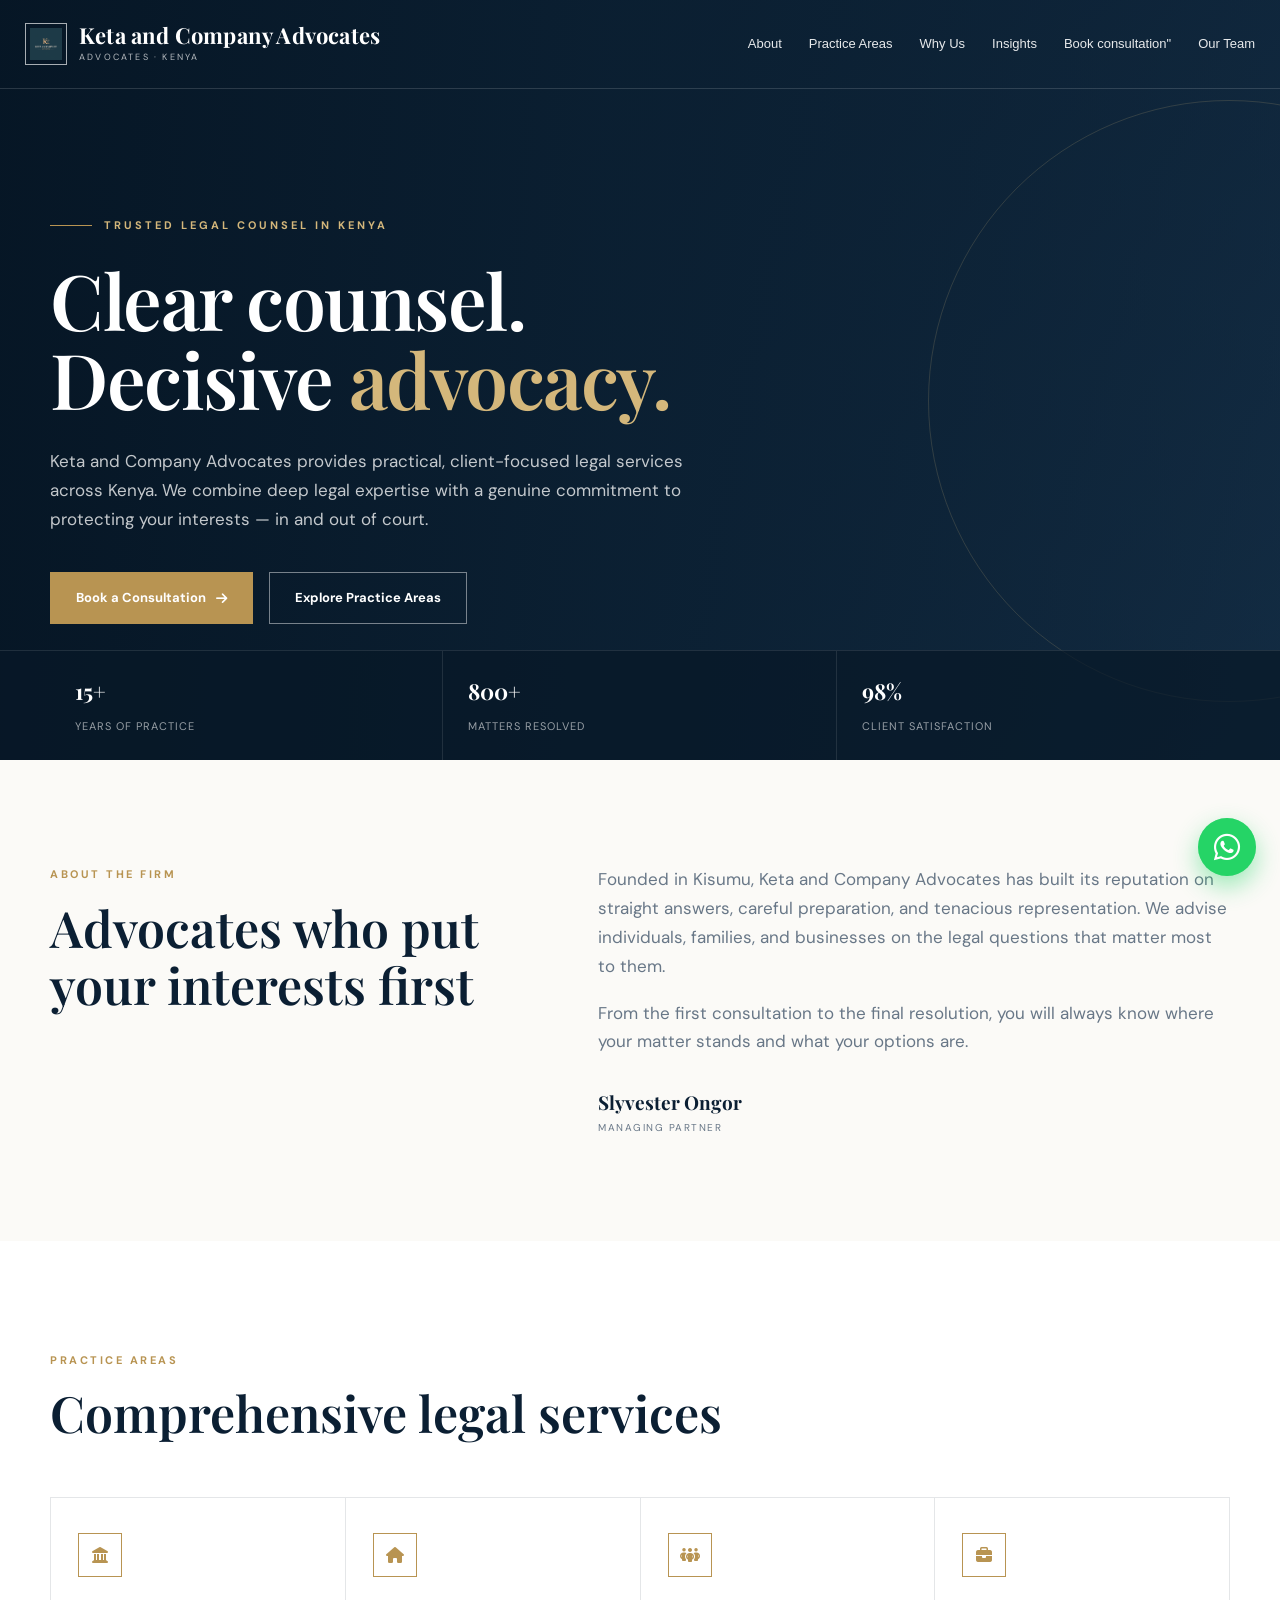
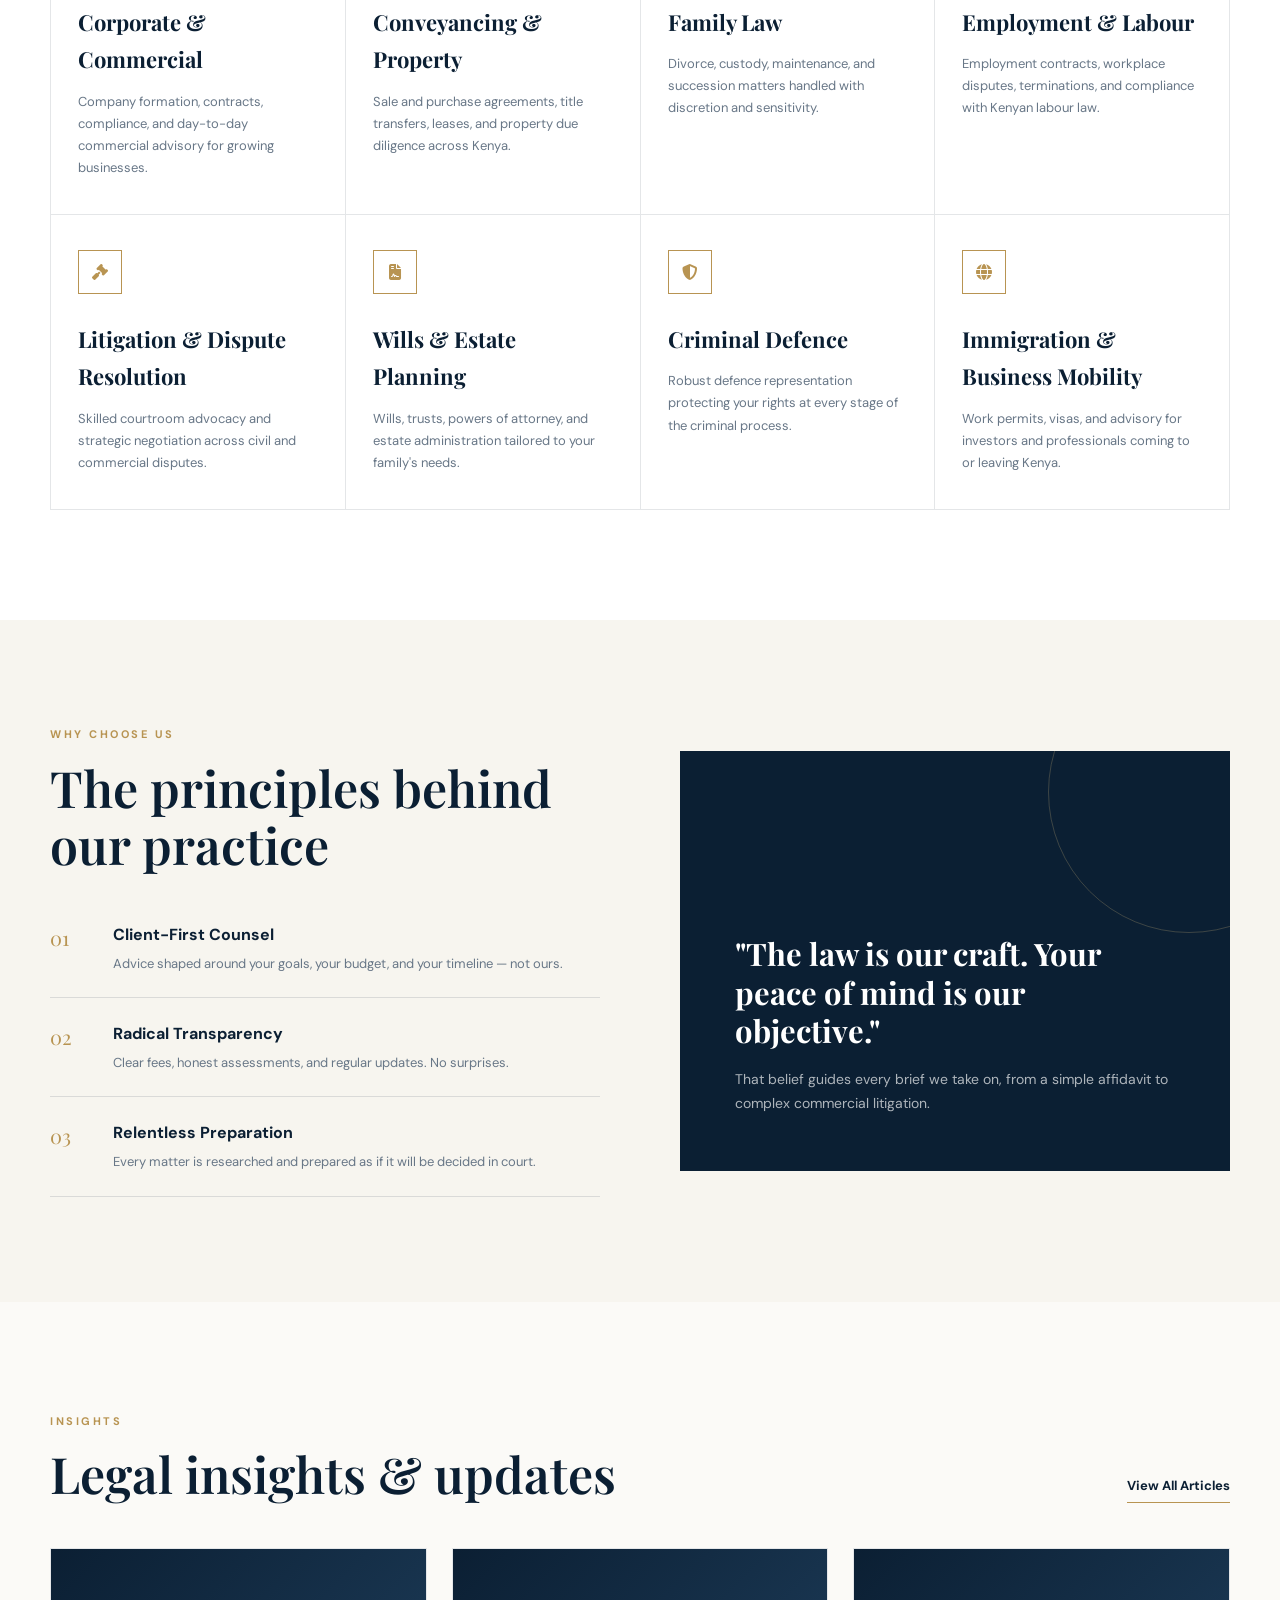
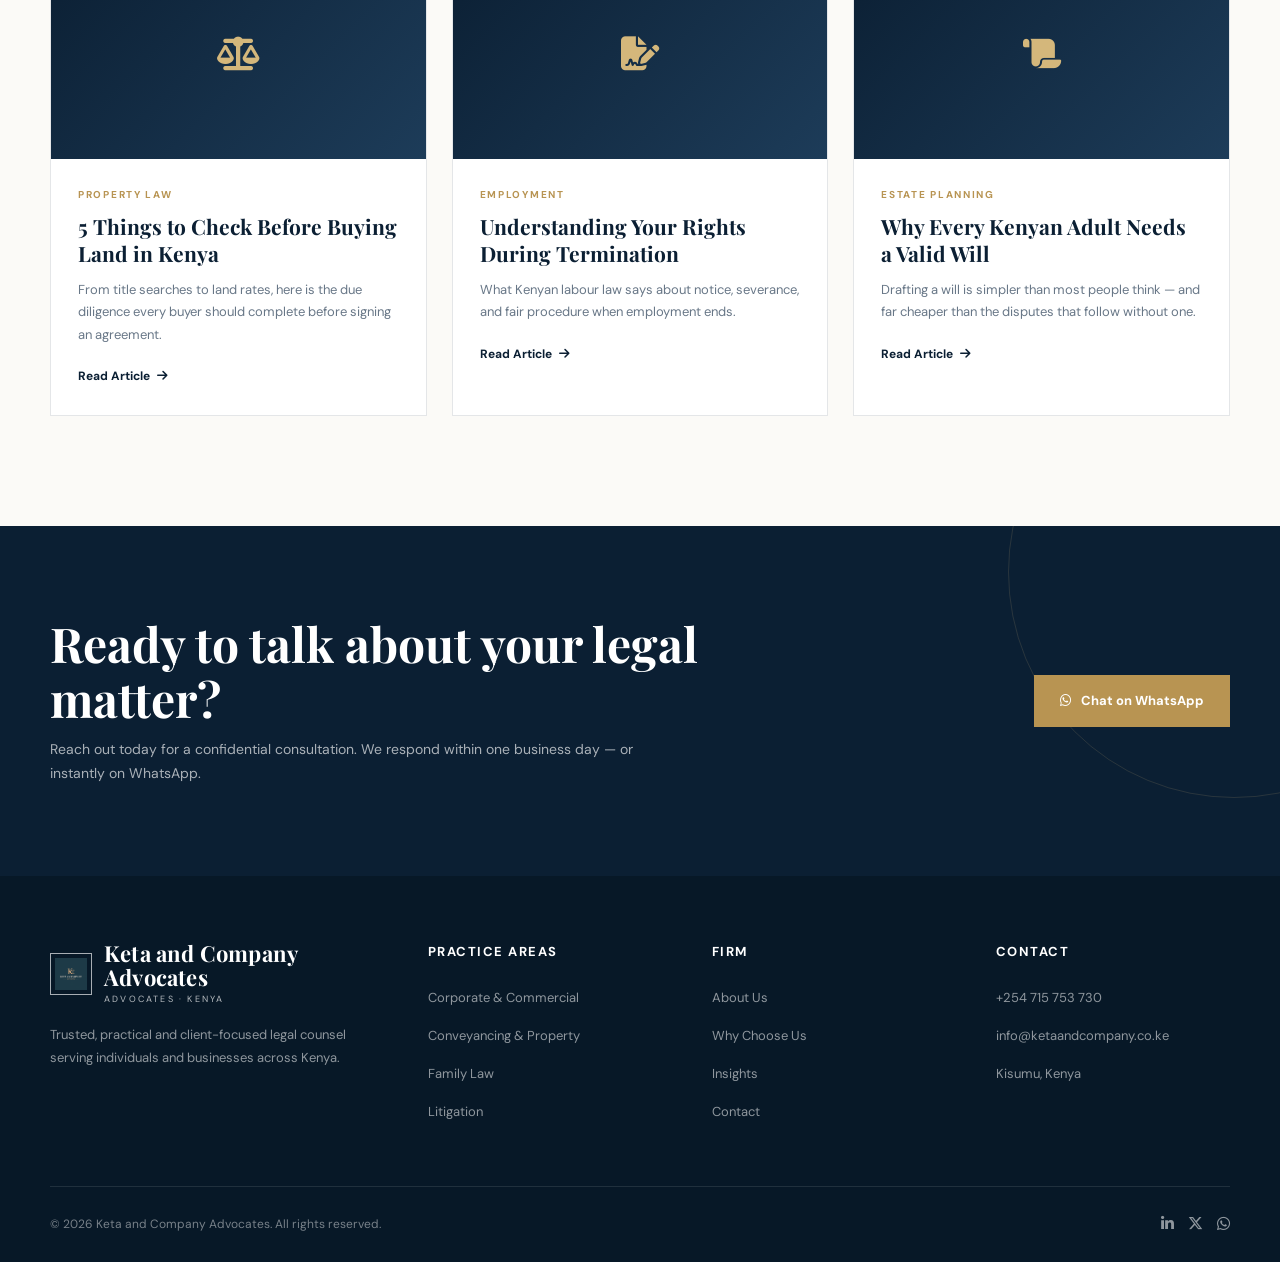
<file: index.html>
<!DOCTYPE html>
<html lang="en">
<head>
<meta charset="UTF-8">
<meta name="viewport" content="width=device-width, initial-scale=1.0">

<title>Keta and Company Advocates | Trusted Legal Counsel in Kenya</title>

<meta name="description" content="Keta and Company Advocates provides trusted, practical and client-focused legal services in Kenya. Explore our practice areas and book a consultation.">

<link rel="preconnect" href="https://fonts.googleapis.com">
<link rel="preconnect" href="https://fonts.gstatic.com" crossorigin>
<link href="https://fonts.googleapis.com/css2?family=DM+Sans:wght@400;500;600;700&family=Playfair+Display:wght@500;600;700&display=swap" rel="stylesheet">

<link rel="stylesheet" href="https://cdnjs.cloudflare.com/ajax/libs/font-awesome/6.5.1/css/all.min.css">

<style>

/* =========================================================
   KETA AND COMPANY ADVOCATES — INTERNATIONAL LAW FIRM HOMEPAGE
   ========================================================= */

:root{
    --navy:#0b1f33;
    --navy-2:#132d46;
    --navy-3:#1d3c59;
    --gold:#b89452;
    --gold-light:#d4b77b;
    --cream:#f7f5ef;
    --off-white:#fbfaf7;
    --white:#ffffff;
    --text:#263746;
    --muted:#687787;
    --border:#e4e6e8;
    --shadow:0 15px 45px rgba(11,31,51,.09);
    --max:1180px;
}

*{
    margin:0;
    padding:0;
    box-sizing:border-box;
}

html{
    scroll-behavior:smooth;
}

body{
    font-family:"DM Sans",Arial,sans-serif;
    color:var(--text);
    background:var(--white);
    line-height:1.7;
}

img{
    max-width:100%;
    display:block;
}

a{
    color:inherit;
}

.container{
    width:min(var(--max), calc(100% - 40px));
    margin:auto;
}


/* =========================================================
   HEADER
   ========================================================= */

.site-header{
    position:absolute;
    top:0;
    left:0;
    width:100%;
    z-index:1000;
    border-bottom:1px solid rgba(255,255,255,.14);
}

.navbar{
    width:min(1240px, calc(100% - 50px));
    margin:auto;
    min-height:88px;
    display:flex;
    align-items:center;
    justify-content:space-between;
    gap:30px;
}

.logo{
    text-decoration:none;
    color:white;
    display:flex;
    align-items:center;
    gap:12px;
}

/* --- Logo image, framed like the classic crest --- */
.logo-mark{
    width:42px;
    height:42px;
    border:1px solid rgba(255,255,255,.65);
    display:flex;
    align-items:center;
    justify-content:center;
    overflow:hidden;
    flex-shrink:0;
}

.logo-mark img{
    width:100%;
    height:100%;
    object-fit:contain;
    padding:4px;
}

/* Fallback: if the image is missing, show the classic scale icon */
.logo-mark img[src=""],
.logo-mark img:not([src]){
    display:none;
}

.logo-text strong{
    display:block;
    font-family:"Playfair Display",serif;
    font-size:22px;
    line-height:1.1;
    letter-spacing:.2px;
}

.logo-text span{
    display:block;
    font-size:9px;
    letter-spacing:2.2px;
    text-transform:uppercase;
    opacity:.7;
    margin-top:3px;
}

.nav-links{
    display:flex;
    align-items:center;
    gap:27px;
    
}

.nav-links a{
    color:rgba(255,255,255,.9);
    text-decoration:none;
    font-size:50px;
    font-weight:500;
    transition:.25s ease;
    font-size:13px;
    font-family:"Oswald",sans-serif;

}

.nav-links a:hover{
    color:var(--gold-light);
}

.nav-consult{
    padding:11px 18px;
    border:1px solid rgba(255,255,255,.45);
}

.nav-consult:hover{
    background:white;
    color:var(--navy)!important;
}

.mobile-menu{
    display:none;
    color:white;
    background:none;
    border:0;
    font-size:22px;
    cursor:pointer;
}


/* =========================================================
   HERO
   ========================================================= */

.hero{
    min-height:760px;
    position:relative;
    display:flex;
    align-items:center;
    overflow:hidden;
    background:
        linear-gradient(90deg,
        rgba(6,22,37,.97) 0%,
        rgba(10,30,48,.91) 48%,
        rgba(10,30,48,.55) 100%),
        linear-gradient(135deg,#0b1f33,#1d3c59);
}

.hero::after{
    content:"";
    position:absolute;
    width:600px;
    height:600px;
    right:-250px;
    top:100px;
    border:1px solid rgba(212,183,123,.18);
    border-radius:50%;
}

.hero-content{
    position:relative;
    z-index:2;
    width:min(var(--max),calc(100% - 40px));
    margin:auto;
    padding-top:80px;
}

.hero-kicker{
    display:flex;
    align-items:center;
    gap:12px;
    color:var(--gold-light);
    text-transform:uppercase;
    letter-spacing:3px;
    font-size:11px;
    font-weight:700;
    margin-bottom:25px;
}

.hero-kicker::before{
    content:"";
    width:42px;
    height:1px;
    background:var(--gold);
}

.hero h1{
    max-width:760px;
    color:white;
    font-family:"Playfair Display",serif;
    font-size:clamp(48px,6vw,78px);
    line-height:1.04;
    font-weight:600;
    letter-spacing:-1.5px;
}

.hero h1 span{
    color:var(--gold-light);
}

.hero-description{
    max-width:650px;
    color:rgba(255,255,255,.76);
    font-size:17px;
    margin-top:28px;
}

.hero-actions{
    display:flex;
    gap:16px;
    margin-top:38px;
}

.btn-primary,
.btn-outline{
    display:inline-flex;
    align-items:center;
    justify-content:center;
    gap:10px;
    padding:14px 25px;
    text-decoration:none;
    font-size:13px;
    font-weight:700;
    transition:.25s ease;
}

.btn-primary{
    background:var(--gold);
    color:white;
    border:1px solid var(--gold);
}

.btn-primary:hover{
    background:var(--gold-light);
    border-color:var(--gold-light);
    transform:translateY(-2px);
}

.btn-outline{
    color:white;
    border:1px solid rgba(255,255,255,.45);
}

.btn-outline:hover{
    background:white;
    color:var(--navy);
}

.hero-bottom{
    position:absolute;
    bottom:0;
    left:0;
    width:100%;
    z-index:3;
    background:rgba(7,24,40,.72);
    border-top:1px solid rgba(255,255,255,.1);
}

.hero-metrics{
    width:min(var(--max),calc(100% - 40px));
    margin:auto;
    display:grid;
    grid-template-columns:repeat(3,1fr);
}

.metric{
    padding:22px 25px;
    border-right:1px solid rgba(255,255,255,.1);
}

.metric:last-child{
    border-right:0;
}

.metric strong{
    display:block;
    color:white;
    font-family:"Playfair Display",serif;
    font-size:22px;
}

.metric span{
    color:rgba(255,255,255,.58);
    font-size:11px;
    text-transform:uppercase;
    letter-spacing:1px;
}


/* =========================================================
   INTRO
   ========================================================= */

.intro{
    padding:105px 0;
    background:var(--off-white);
}

.intro-grid{
    display:grid;
    grid-template-columns:1fr 1.35fr;
    gap:80px;
    align-items:start;
}

.eyebrow{
    color:var(--gold);
    font-size:11px;
    font-weight:700;
    letter-spacing:2.5px;
    text-transform:uppercase;
    margin-bottom:15px;
}

.section-title{
    font-family:"Playfair Display",serif;
    color:var(--navy);
    font-size:clamp(34px,4vw,50px);
    line-height:1.15;
    font-weight:600;
}

.intro-copy{
    font-size:17px;
    color:var(--muted);
    max-width:690px;
}

.intro-copy p + p{
    margin-top:18px;
}

.signature{
    margin-top:30px;
    color:var(--navy);
    font-family:"Playfair Display",serif;
    font-size:19px;
}

.signature small{
    display:block;
    font-family:"DM Sans",sans-serif;
    font-size:10px;
    color:var(--muted);
    text-transform:uppercase;
    letter-spacing:1.5px;
}


/* =========================================================
   PRACTICE AREAS
   ========================================================= */

.practice{
    padding:110px 0;
    background:white;
}

.section-heading{
    max-width:700px;
    margin-bottom:55px;
}

.practice-grid{
    display:grid;
    grid-template-columns:repeat(4,1fr);
    border-top:1px solid var(--border);
    border-left:1px solid var(--border);
}

.practice-card{
    padding:35px 27px;
    min-height:280px;
    border-right:1px solid var(--border);
    border-bottom:1px solid var(--border);
    transition:.3s ease;
}

.practice-card:hover{
    background:var(--navy);
    transform:translateY(-4px);
    box-shadow:var(--shadow);
}

.practice-icon{
    width:44px;
    height:44px;
    display:flex;
    align-items:center;
    justify-content:center;
    color:var(--gold);
    border:1px solid var(--gold);
    margin-bottom:27px;
}

.practice-card h3{
    color:var(--navy);
    font-family:"Playfair Display",serif;
    font-size:22px;
    margin-bottom:12px;
}

.practice-card p{
    color:var(--muted);
    font-size:13px;
}

.practice-card:hover h3{
    color:white;
}

.practice-card:hover p{
    color:rgba(255,255,255,.68);
}


/* =========================================================
   VALUES
   ========================================================= */

.values{
    padding:105px 0;
    background:var(--cream);
}

.values-grid{
    display:grid;
    grid-template-columns:1fr 1fr;
    gap:80px;
    align-items:center;
}

.values-list{
    display:grid;
    gap:0;
    margin-top:25px;
}

.value{
    display:grid;
    grid-template-columns:45px 1fr;
    gap:18px;
    padding:22px 0;
    border-bottom:1px solid rgba(11,31,51,.12);
}

.value-number{
    color:var(--gold);
    font-family:"Playfair Display",serif;
    font-size:20px;
}

.value h3{
    color:var(--navy);
    font-size:16px;
    margin-bottom:5px;
}

.value p{
    color:var(--muted);
    font-size:13px;
}

.values-panel{
    background:var(--navy);
    padding:55px;
    min-height:420px;
    display:flex;
    flex-direction:column;
    justify-content:flex-end;
    position:relative;
    overflow:hidden;
}

.values-panel::before{
    content:"";
    position:absolute;
    width:280px;
    height:280px;
    border:1px solid rgba(212,183,123,.25);
    border-radius:50%;
    right:-100px;
    top:-100px;
}

.values-panel h3{
    position:relative;
    color:white;
    font-family:"Playfair Display",serif;
    font-size:31px;
    line-height:1.25;
    margin-bottom:18px;
}

.values-panel p{
    position:relative;
    color:rgba(255,255,255,.67);
    font-size:14px;
}


/* =========================================================
   BLOG
   ========================================================= */

.blog-section{
    padding:110px 0;
    background:var(--off-white);
}

.blog-header{
    display:flex;
    justify-content:space-between;
    align-items:end;
    gap:30px;
    margin-bottom:45px;
}

.blog-header-copy{
    max-width:650px;
}

.view-all{
    color:var(--navy);
    font-size:13px;
    font-weight:700;
    text-decoration:none;
    white-space:nowrap;
    border-bottom:1px solid var(--gold);
    padding-bottom:5px;
}

.blog-grid{
    display:grid;
    grid-template-columns:repeat(3,1fr);
    gap:25px;
}

.blog-card{
    background:white;
    border:1px solid var(--border);
    transition:.3s ease;
}

.blog-card:hover{
    transform:translateY(-5px);
    box-shadow:var(--shadow);
}

.blog-image{
    width:100%;
    height:210px;
    object-fit:cover;
    background:var(--navy);
}

.blog-placeholder{
    height:210px;
    background:linear-gradient(135deg,var(--navy),var(--navy-3));
    display:flex;
    align-items:center;
    justify-content:center;
    color:var(--gold-light);
    font-size:34px;
}

.blog-body{
    padding:27px;
}

.blog-category{
    color:var(--gold);
    font-size:10px;
    font-weight:700;
    letter-spacing:1.7px;
    text-transform:uppercase;
}

.blog-body h3{
    color:var(--navy);
    font-family:"Playfair Display",serif;
    font-size:21px;
    line-height:1.3;
    margin:10px 0 12px;
}

.blog-body p{
    color:var(--muted);
    font-size:13px;
    line-height:1.7;
}

.blog-link{
    display:inline-flex;
    align-items:center;
    gap:7px;
    margin-top:20px;
    color:var(--navy);
    text-decoration:none;
    font-size:12px;
    font-weight:700;
}

.blog-link:hover{
    color:var(--gold);
}

.empty-blog{
    grid-column:1/-1;
    text-align:center;
    padding:40px;
    color:var(--muted);
}


/* =========================================================
   CONSULTATION CTA
   ========================================================= */

.cta{
    background:var(--navy);
    padding:90px 0;
    position:relative;
    overflow:hidden;
}

.cta::after{
    content:"";
    position:absolute;
    width:450px;
    height:450px;
    border:1px solid rgba(212,183,123,.15);
    border-radius:50%;
    right:-180px;
    top:-180px;
}

.cta-content{
    position:relative;
    z-index:2;
    display:flex;
    justify-content:space-between;
    align-items:center;
    gap:50px;
}

.cta h2{
    color:white;
    font-family:"Playfair Display",serif;
    font-size:clamp(34px,4vw,48px);
    line-height:1.15;
    max-width:650px;
}

.cta p{
    color:rgba(255,255,255,.65);
    margin-top:12px;
    max-width:600px;
    font-size:14px;
}

.cta-action{
    flex-shrink:0;
}


/* =========================================================
   FOOTER
   ========================================================= */

.footer{
    background:#071827;
    color:white;
    padding:65px 0 25px;
}

.footer-grid{
    display:grid;
    grid-template-columns:1.4fr 1fr 1fr 1fr;
    gap:50px;
    padding-bottom:50px;
    border-bottom:1px solid rgba(255,255,255,.1);
}

.footer-brand p{
    color:rgba(255,255,255,.55);
    font-size:13px;
    max-width:320px;
    margin-top:17px;
}

.footer-col h4{
    color:white;
    font-size:13px;
    font-weight:700;
    text-transform:uppercase;
    letter-spacing:1.5px;
    margin-bottom:20px;
}

.footer-col ul{
    list-style:none;
}

.footer-col ul li{
    margin-bottom:11px;
}

.footer-col ul a{
    color:rgba(255,255,255,.55);
    text-decoration:none;
    font-size:13px;
    transition:.25s ease;
}

.footer-col ul a:hover{
    color:var(--gold-light);
}

.footer-bottom{
    display:flex;
    justify-content:space-between;
    align-items:center;
    gap:20px;
    padding-top:25px;
    color:rgba(255,255,255,.45);
    font-size:12px;
}

.footer-social{
    display:flex;
    gap:14px;
}

.footer-social a{
    color:rgba(255,255,255,.55);
    font-size:15px;
    transition:.25s ease;
}

.footer-social a:hover{
    color:var(--gold-light);
}


/* =========================================================
   WHATSAPP FLOATING BUTTON
   ========================================================= */

.whatsapp-float{
    position:fixed;
    bottom:24px;
    right:24px;
    z-index:9999;
    width:58px;
    height:58px;
    border-radius:50%;
    background:#25d366;
    color:#fff;
    display:flex;
    align-items:center;
    justify-content:center;
    font-size:30px;
    text-decoration:none;
    box-shadow:0 10px 25px rgba(37,211,102,.45);
    transition:transform .25s ease, box-shadow .25s ease;
}

.whatsapp-float:hover{
    transform:translateY(-3px) scale(1.05);
    box-shadow:0 15px 32px rgba(37,211,102,.55);
    color:#fff;
}

.whatsapp-float::after{
    content:"";
    position:absolute;
    inset:0;
    border-radius:50%;
    background:#25d366;
    opacity:.35;
    animation:wa-pulse 2.2s ease-out infinite;
    z-index:-1;
}

@keyframes wa-pulse{
    0%{transform:scale(1);opacity:.35;}
    70%{transform:scale(1.55);opacity:0;}
    100%{transform:scale(1.55);opacity:0;}
}


/* =========================================================
   RESPONSIVE
   ========================================================= */

@media(max-width:1024px){
    .practice-grid{grid-template-columns:repeat(2,1fr);}
    .blog-grid{grid-template-columns:1fr 1fr;}
    .values-grid{grid-template-columns:1fr;}
    .intro-grid{grid-template-columns:1fr;gap:45px;}
}

@media(max-width:768px){
    .nav-links{display:none;}
    .mobile-menu{display:block;}
    .hero{min-height:640px;}
    .hero-metrics{grid-template-columns:1fr;}
    .metric{border-right:0;border-bottom:1px solid rgba(255,255,255,.1);}
    .metric:last-child{border-bottom:0;}
    .cta-content{flex-direction:column;align-items:flex-start;}
    .blog-grid{grid-template-columns:1fr;}
    .blog-header{flex-direction:column;align-items:flex-start;}
    .footer-grid{grid-template-columns:1fr;gap:35px;}
    .footer-bottom{flex-direction:column;text-align:center;}
}

@media(max-width:560px){
    .practice-grid{grid-template-columns:1fr;}
    .whatsapp-float{width:52px;height:52px;font-size:26px;bottom:18px;right:18px;}
}

</style>
<base target="_blank">
</head>
<body>

<!-- =========================================================
     HEADER
     ========================================================= -->
<header class="site-header">
    <nav class="navbar">
        <a href="#" class="logo">
            <span class="logo-mark">
                <img src="images/website-logo.png" alt="Keta and Company Advocates Logo"
                     onerror="this.outerHTML='<i class=\'fa-solid fa-scale-balanced\' style=\'color:#fff;font-size:18px\'></i>'">
            </span>
            <span class="logo-text">
                <strong>Keta and Company Advocates</strong>
                <span>Advocates &middot; Kenya</span>
            </span>
        </a>
        <div class="nav-links">
            <a href="#about">About</a>
            <a href="#practice">Practice Areas</a>
            <a href="#values">Why Us</a>
            <a href="#insights">Insights</a>
            <a href="contact.html">Book consultation"</a>
            <a href="team.html">Our Team</a>
        
        </div>
        <button class="mobile-menu" aria-label="Open menu"><i class="fa-solid fa-bars"></i></button>
    </nav>
</header>

<!-- =========================================================
     HERO
     ========================================================= -->
<section class="hero">
    <div class="hero-content">
        <div class="hero-kicker">Trusted Legal Counsel in Kenya</div>
        <h1>Clear counsel.<br>Decisive <span>advocacy.</span></h1>
        <p class="hero-description">
            Keta and Company Advocates provides practical, client-focused legal services
            across Kenya. We combine deep legal expertise with a genuine
            commitment to protecting your interests — in and out of court.
        </p>
        <div class="hero-actions">
            <a href="#contact" class="btn-primary">Book a Consultation <i class="fa-solid fa-arrow-right"></i></a>
            <a href="#practice" class="btn-outline">Explore Practice Areas</a>
        </div>
    </div>
    <div class="hero-bottom">
        <div class="hero-metrics">
            <div class="metric">
                <strong>15+</strong>
                <span>Years of Practice</span>
            </div>
            <div class="metric">
                <strong>800+</strong>
                <span>Matters Resolved</span>
            </div>
            <div class="metric">
                <strong>98%</strong>
                <span>Client Satisfaction</span>
            </div>
        </div>
    </div>
</section>

<!-- =========================================================
     INTRO
     ========================================================= -->
<section class="intro" id="about">
    <div class="container">
        <div class="intro-grid">
            <div>
                <div class="eyebrow">About the Firm</div>
                <h2 class="section-title">Advocates who put your interests first</h2>
            </div>
            <div class="intro-copy">
                <p>
                    Founded in Kisumu, Keta and Company Advocates has built its reputation
                    on straight answers, careful preparation, and tenacious
                    representation. We advise individuals, families, and businesses
                    on the legal questions that matter most to them.
                </p>
                <p>
                    From the first consultation to the final resolution, you will
                    always know where your matter stands and what your options are.
                </p>
                <div class="signature">
                    <strong>Slyvester Ongor</strong>
                    <small>Managing Partner</small>
                </div>
            </div>
        </div>
    </div>
</section>

<!-- =========================================================
     PRACTICE AREAS
     ========================================================= -->
<section class="practice" id="practice">
    <div class="container">
        <div class="section-heading">
            <div class="eyebrow">Practice Areas</div>
            <h2 class="section-title">Comprehensive legal services</h2>
        </div>
        <div class="practice-grid">
            <div class="practice-card">
                <div class="practice-icon"><i class="fa-solid fa-landmark"></i></div>
                <h3>Corporate &amp; Commercial</h3>
                <p>Company formation, contracts, compliance, and day-to-day commercial advisory for growing businesses.</p>
            </div>
            <div class="practice-card">
                <div class="practice-icon"><i class="fa-solid fa-house"></i></div>
                <h3>Conveyancing &amp; Property</h3>
                <p>Sale and purchase agreements, title transfers, leases, and property due diligence across Kenya.</p>
            </div>
            <div class="practice-card">
                <div class="practice-icon"><i class="fa-solid fa-people-group"></i></div>
                <h3>Family Law</h3>
                <p>Divorce, custody, maintenance, and succession matters handled with discretion and sensitivity.</p>
            </div>
            <div class="practice-card">
                <div class="practice-icon"><i class="fa-solid fa-briefcase"></i></div>
                <h3>Employment &amp; Labour</h3>
                <p>Employment contracts, workplace disputes, terminations, and compliance with Kenyan labour law.</p>
            </div>
            <div class="practice-card">
                <div class="practice-icon"><i class="fa-solid fa-gavel"></i></div>
                <h3>Litigation &amp; Dispute Resolution</h3>
                <p>Skilled courtroom advocacy and strategic negotiation across civil and commercial disputes.</p>
            </div>
            <div class="practice-card">
                <div class="practice-icon"><i class="fa-solid fa-file-contract"></i></div>
                <h3>Wills &amp; Estate Planning</h3>
                <p>Wills, trusts, powers of attorney, and estate administration tailored to your family&#39;s needs.</p>
            </div>
            <div class="practice-card">
                <div class="practice-icon"><i class="fa-solid fa-shield-halved"></i></div>
                <h3>Criminal Defence</h3>
                <p>Robust defence representation protecting your rights at every stage of the criminal process.</p>
            </div>
            <div class="practice-card">
                <div class="practice-icon"><i class="fa-solid fa-globe"></i></div>
                <h3>Immigration &amp; Business Mobility</h3>
                <p>Work permits, visas, and advisory for investors and professionals coming to or leaving Kenya.</p>
            </div>
        </div>
    </div>
</section>

<!-- =========================================================
     VALUES
     ========================================================= -->
<section class="values" id="values">
    <div class="container">
        <div class="values-grid">
            <div>
                <div class="eyebrow">Why Choose Us</div>
                <h2 class="section-title">The principles behind our practice</h2>
                <div class="values-list">
                    <div class="value">
                        <div class="value-number">01</div>
                        <div>
                            <h3>Client-First Counsel</h3>
                            <p>Advice shaped around your goals, your budget, and your timeline — not ours.</p>
                        </div>
                    </div>
                    <div class="value">
                        <div class="value-number">02</div>
                        <div>
                            <h3>Radical Transparency</h3>
                            <p>Clear fees, honest assessments, and regular updates. No surprises.</p>
                        </div>
                    </div>
                    <div class="value">
                        <div class="value-number">03</div>
                        <div>
                            <h3>Relentless Preparation</h3>
                            <p>Every matter is researched and prepared as if it will be decided in court.</p>
                        </div>
                    </div>
                </div>
            </div>
            <div class="values-panel">
                <h3>&quot;The law is our craft. Your peace of mind is our objective.&quot;</h3>
                <p>That belief guides every brief we take on, from a simple affidavit to complex commercial litigation.</p>
            </div>
        </div>
    </div>
</section>

<!-- =========================================================
     BLOG
     ========================================================= -->
<section class="blog-section" id="insights">
    <div class="container">
        <div class="blog-header">
            <div class="blog-header-copy">
                <div class="eyebrow">Insights</div>
                <h2 class="section-title">Legal insights &amp; updates</h2>
            </div>
            <a href="#" class="view-all">View All Articles</a>
        </div>
        <div class="blog-grid">
            <article class="blog-card">
                <div class="blog-placeholder"><i class="fa-solid fa-scale-balanced"></i></div>
                <div class="blog-body">
                    <div class="blog-category">Property Law</div>
                    <h3>5 Things to Check Before Buying Land in Kenya</h3>
                    <p>From title searches to land rates, here is the due diligence every buyer should complete before signing an agreement.</p>
                    <a href="#" class="blog-link">Read Article <i class="fa-solid fa-arrow-right"></i></a>
                </div>
            </article>
            <article class="blog-card">
                <div class="blog-placeholder"><i class="fa-solid fa-file-signature"></i></div>
                <div class="blog-body">
                    <div class="blog-category">Employment</div>
                    <h3>Understanding Your Rights During Termination</h3>
                    <p>What Kenyan labour law says about notice, severance, and fair procedure when employment ends.</p>
                    <a href="#" class="blog-link">Read Article <i class="fa-solid fa-arrow-right"></i></a>
                </div>
            </article>
            <article class="blog-card">
                <div class="blog-placeholder"><i class="fa-solid fa-scroll"></i></div>
                <div class="blog-body">
                    <div class="blog-category">Estate Planning</div>
                    <h3>Why Every Kenyan Adult Needs a Valid Will</h3>
                    <p>Drafting a will is simpler than most people think — and far cheaper than the disputes that follow without one.</p>
                    <a href="#" class="blog-link">Read Article <i class="fa-solid fa-arrow-right"></i></a>
                </div>
            </article>
        </div>
    </div>
</section>

<!-- =========================================================
     CONSULTATION CTA
     ========================================================= -->
<section class="cta" id="contact">
    <div class="container">
        <div class="cta-content">
            <div>
                <h2>Ready to talk about your legal matter?</h2>
                <p>Reach out today for a confidential consultation. We respond within one business day — or instantly on WhatsApp.</p>
            </div>
            <div class="cta-action">
                <a href="https://wa.me/254715753730?text=Hello%20Keta%20and%20Company%20Advocates%2C%20I%20would%20like%20to%20book%20a%20consultation."
                   target="_blank" rel="noopener" class="btn-primary">
                    <i class="fa-brands fa-whatsapp"></i> Chat on WhatsApp
                </a>
            </div>
        </div>
    </div>
</section>

<!-- =========================================================
     FOOTER
     ========================================================= -->
<footer class="footer">
    <div class="container">
        <div class="footer-grid">
            <div class="footer-brand">
                <a href="#" class="logo">
                    <span class="logo-mark">
                        <img src="images/website-logo.png" alt="Keta and Company Advocates Logo"
                             onerror="this.outerHTML='<i class=\'fa-solid fa-scale-balanced\' style=\'color:#fff;font-size:18px\'></i>'">
                    </span>
                    <span class="logo-text">
                        <strong>Keta and Company Advocates</strong>
                        <span>Advocates &middot; Kenya</span>
                    </span>
                </a>
                <p>
                    Trusted, practical and client-focused legal counsel serving
                    individuals and businesses across Kenya.
                </p>
            </div>
            <div class="footer-col">
                <h4>Practice Areas</h4>
                <ul>
                    <li><a href="#practice">Corporate &amp; Commercial</a></li>
                    <li><a href="#practice">Conveyancing &amp; Property</a></li>
                    <li><a href="#practice">Family Law</a></li>
                    <li><a href="#practice">Litigation</a></li>
                </ul>
            </div>
            <div class="footer-col">
                <h4>Firm</h4>
                <ul>
                    <li><a href="#about">About Us</a></li>
                    <li><a href="#values">Why Choose Us</a></li>
                    <li><a href="#insights">Insights</a></li>
                    <li><a href="#contact">Contact</a></li>
                </ul>
            </div>
            <div class="footer-col">
                <h4>Contact</h4>
                <ul>
                    <li><a href="tel:+254715753730">+254 715 753 730</a></li>
                    <li><a href="mailto:info@ketaandcompany.co.ke">info@ketaandcompany.co.ke</a></li>
                    <li><a href="#">Kisumu, Kenya</a></li>
                </ul>
            </div>
        </div>
        <div class="footer-bottom">
            <span>&copy; 2026 Keta and Company Advocates. All rights reserved.</span>
            <div class="footer-social">
                <a href="#" aria-label="LinkedIn"><i class="fa-brands fa-linkedin-in"></i></a>
                <a href="#" aria-label="X"><i class="fa-brands fa-x-twitter"></i></a>
                <a href="https://wa.me/254715753730" target="_blank" rel="noopener" aria-label="WhatsApp"><i class="fa-brands fa-whatsapp"></i></a>
            </div>
        </div>
    </div>
</footer>

<!-- =========================================================
     WHATSAPP FLOATING BUTTON
     ========================================================= -->
<a href="https://wa.me/254715753730?text=Hello%20Keta%20and%20Company%20Advocates%2C%20I%20would%20like%20to%20book%20a%20consultation."
   class="whatsapp-float"
   target="_blank"
   rel="noopener"
   aria-label="Chat with us on WhatsApp">
    <i class="fa-brands fa-whatsapp"></i>
</a>

</body>
</html>
</file>
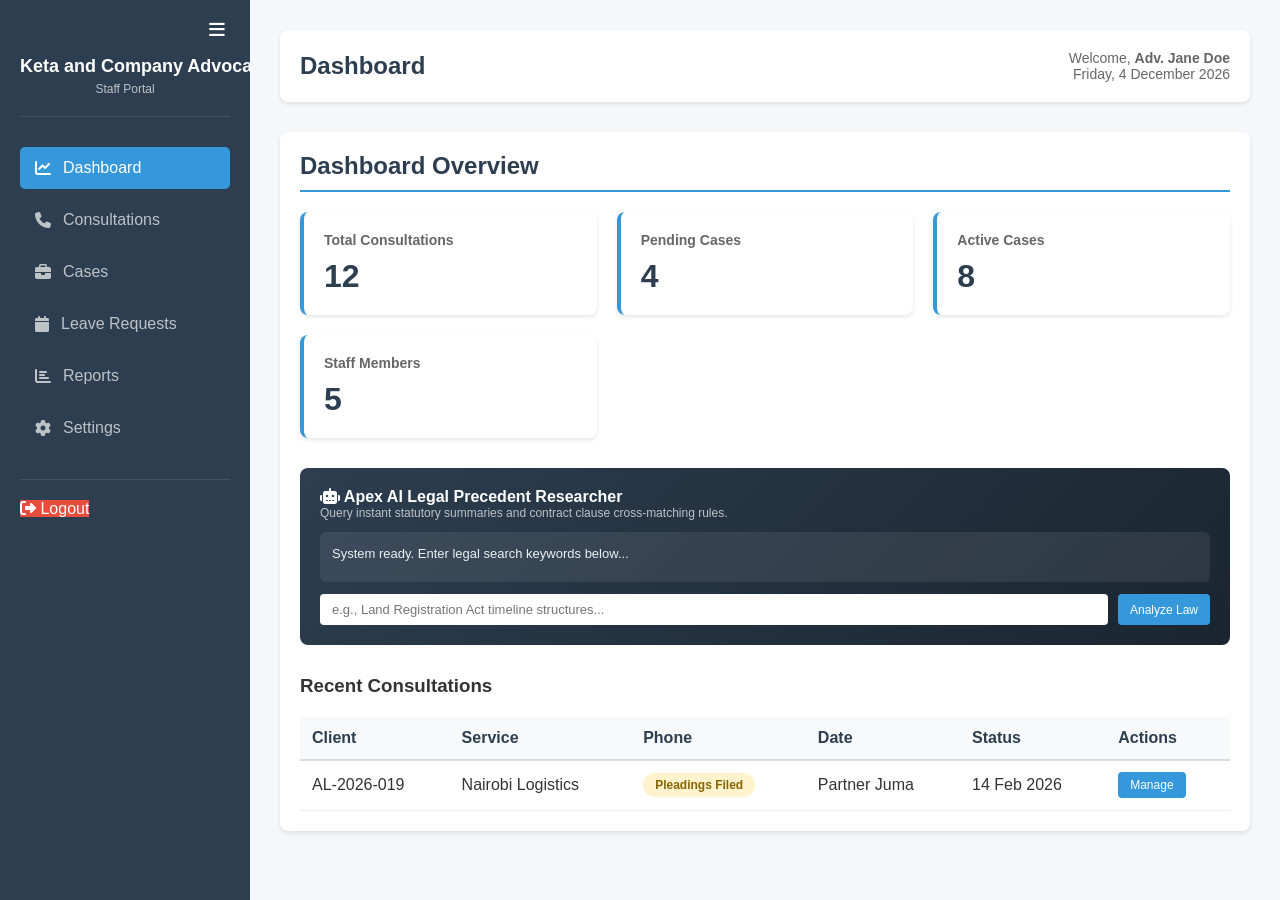
<file: staff-dashboard.html>
<!DOCTYPE html>
<html lang="en">
<head>
    <meta charset="UTF-8">
    <meta name="viewport" content="width=device-width, initial-scale=1.0">
    <title>Staff Dashboard | Keta and Company Advocates</title>
    <!-- Corrected and fully verified FontAwesome CDN link asset for crisp sharp icons -->
    <link rel="stylesheet" href="https://cdnjs.cloudflare.com/ajax/libs/font-awesome/6.5.1/css/all.min.css">
    <style>
        /* Exact layout ties to your original design architecture */
        * { margin: 0; padding: 0; box-sizing: border-box; }
        body { font-family: 'Segoe UI', Tahoma, Geneva, Verdana, sans-serif; background: #f5f7fa; color: #333; }
        .dashboard-container { display: flex; min-height: 100vh; }
        
        /* Updated Sidebar supporting smooth collapsing features */
        .sidebar { width: 250px; background: #2c3e50; color: white; padding: 20px; position: fixed; height: 100vh; overflow-y: auto; transition: all 0.3s ease; z-index: 1000; }
        .sidebar.collapsed { width: 70px; padding: 20px 10px; }
        
        .sidebar-header { margin-bottom: 30px; text-align: center; border-bottom: 1px solid rgba(255,255,255,0.1); padding-bottom: 20px; position: relative; }
        .sidebar-header h3 { font-size: 18px; margin-bottom: 5px; white-space: nowrap; transition: opacity 0.2s; }
        .sidebar-header p { font-size: 12px; color: #bdc3c7; white-space: nowrap; transition: opacity 0.2s; }
        
        /* Dynamic Menu Icon Button Addition */
        .menu-toggle-btn { background: none; border: none; color: white; font-size: 18px; cursor: pointer; margin-bottom: 15px; display: block; width: 100%; text-align: right; padding-right: 5px; }
        .sidebar.collapsed .menu-toggle-btn { text-align: center; padding-right: 0; }
        .sidebar.collapsed .sidebar-header h3, .sidebar.collapsed .sidebar-header p, .sidebar.collapsed .sidebar-nav a span { display: none; }
        
        .sidebar-nav { list-style: none; }
        .sidebar-nav li { margin-bottom: 10px; }
        .sidebar-nav a { display: flex; align-items: center; gap: 12px; padding: 12px 15px; color: #bdc3c7; text-decoration: none; border-radius: 5px; cursor: pointer; transition: all 0.3s; white-space: nowrap; }
        .sidebar-nav a:hover { background: rgba(52,152,219,0.2); color: white; }
        .sidebar-nav a.active { background: #3498db; color: white; }
        .logout-btn { margin-top: 30px; padding-top: 20px; border-top: 1px solid rgba(255,255,255,0.1); }
        
        /* Flexible main layout calculations linked to sidebar state toggle */
        .main-content { flex: 1; margin-left: 250px; padding: 30px; transition: all 0.3s ease; }
        .main-content.expanded { margin-left: 70px; }
        
        .header { background: white; padding: 20px; border-radius: 8px; margin-bottom: 30px; box-shadow: 0 2px 4px rgba(0,0,0,0.1); display: flex; justify-content: space-between; align-items: center; }
        .header h1 { font-size: 24px; color: #2c3e50; }
        .header-user { text-align: right; }
        .header-user p { font-size: 14px; color: #666; }
        
        .stats-container { display: grid; grid-template-columns: repeat(auto-fit, minmax(220px, 1fr)); gap: 20px; margin-bottom: 30px; }
        .stat-card { background: white; padding: 20px; border-radius: 8px; box-shadow: 0 2px 4px rgba(0,0,0,0.1); border-left: 4px solid #3498db; }
        .stat-card h3 { font-size: 14px; color: #666; margin-bottom: 10px; }
        .stat-card .number { font-size: 32px; font-weight: bold; color: #2c3e50; }
        
        /* Multi-panel functional sections toggled dynamically via browser routing script */
        .section { background: white; padding: 20px; border-radius: 8px; box-shadow: 0 2px 4px rgba(0,0,0,0.1); display: none; animation: viewFade 0.3s ease-in-out; }
        .section.active { display: block; }
        @keyframes viewFade { from { opacity: 0; transform: translateY(4px); } to { opacity: 1; transform: translateY(0); } }
        
        .section h2 { margin-bottom: 20px; color: #2c3e50; border-bottom: 2px solid #3498db; padding-bottom: 10px; }
        
        /* Modern Tech Integration: Digital AI Research Widget Box style template */
        .ai-assistant-card { background: linear-gradient(135deg, #2c3e50 0%, #1a252f 100%); color: white; padding: 20px; border-radius: 8px; margin-bottom: 30px; }
        .ai-output { background: rgba(255,255,255,0.08); padding: 12px; border-radius: 6px; font-size: 13px; margin: 12px 0; min-height: 50px; line-height: 1.5; color: #ecf0f1; }
        .ai-input-group { display: flex; gap: 10px; }
        .ai-field { flex: 1; padding: 8px 12px; border: none; border-radius: 4px; font-size: 13px; outline: none; }
        
        table { width: 100%; border-collapse: collapse; margin-top: 20px; }
        table thead { background: #f8f9fa; border-bottom: 2px solid #ddd; }
        table th { padding: 12px; text-align: left; font-weight: 600; color: #2c3e50; }
        table td { padding: 12px; border-bottom: 1px solid #eee; color: #333; }
        table tr:hover { background: #f8f9fa; }
        
        .status-badge { display: inline-block; padding: 5px 12px; border-radius: 20px; font-size: 12px; font-weight: 600; }
        .badge-success { background: #d4edda; color: #155724; }
        .badge-pending { background: #fff3cd; color: #856404; }
        
        .action-btn { padding: 6px 12px; background: #3498db; color: white; border: none; border-radius: 4px; cursor: pointer; font-size: 12px; margin-right: 5px; transition: background 0.3s; }
        .action-btn:hover { background: #2980b9; }
        .empty-state { text-align: center; padding: 40px; color: #999; }
        
        /* Configuration Panel Interface layout elements */
        .settings-row { display: grid; grid-template-columns: 1fr 1fr; gap: 20px; margin-top: 15px; }
        .settings-group { display: flex; flex-direction: column; gap: 6px; }
        .settings-group label { font-size: 13px; font-weight: 600; color: whitesmoke; }
        .settings-group input, .settings-group select { padding: 10px; border: 1px solid #ccc; border-radius: 4px; font-size: 14px; outline: none; }
    </style>
</head>
<body>
    <div class="dashboard-container">
        <div class="sidebar" id="sidebarMenu">
            <!-- Global Responsive Toggle Command Button linked cleanly inside layout -->
            <button class="menu-toggle-btn" id="menuToggle" title="Toggle Sidebar Display">
                <i class="fas fa-bars"></i>
            </button>
            <div class="sidebar-header">
                <h3>Keta and Company Advocates</h3>
                <p id="staffNameDisplay">Staff Portal</p>
            </div>
            <ul class="sidebar-nav">
                <!-- Data tags tied directly to original dashboard ID hooks -->
                <li><a class="nav-link active" data-tab="dashboard"><i class="fas fa-chart-line"></i> <span>Dashboard</span></a></li>
                <li><a class="nav-link" data-tab="consultations"><i class="fas fa-phone"></i> <span>Consultations</span></a></li>
                <li><a class="nav-link" data-tab="cases"><i class="fas fa-briefcase"></i> <span>Cases</span></a></li>
                <li><a class="nav-link" data-tab="leaves"><i class="fas fa-calendar"></i> <span>Leave Requests</span></a></li>
                <li><a class="nav-link" data-tab="reports"><i class="fas fa-chart-bar"></i> <span>Reports</span></a></li>
                <li><a class="nav-link" data-tab="settings"><i class="fas fa-cog"></i> <span>Settings</span></a></li>
            </ul>
            <div class="logout-btn">
                <a class="nav-link" id="logoutBtn" style="background: #e74c3c; color: white;"><i class="fas fa-sign-out-alt"></i> <span>Logout</span></a>
            </div>
        </div>

        <div class="main-content" id="mainContentPanel">
            <div class="header">
                <h1 id="pageTitle">Dashboard</h1>
                <div class="header-user">
                    <p>Welcome, <strong id="staffName">Adv. Jane Doe</strong></p>
                    <p id="currentDate"></p>
                </div>
            </div>

            <!-- DASHBOARD VIEW -->
            <div id="dashboard" class="section active">
                <h2>Dashboard Overview</h2>
                <div class="stats-container">
                    <div class="stat-card"><h3>Total Consultations</h3><div class="number" id="totalConsultations">12</div></div>
                    <div class="stat-card"><h3>Pending Cases</h3><div class="number" id="pendingCases">4</div></div>
                    <div class="stat-card"><h3>Active Cases</h3><div class="number" id="activeCases">8</div></div>
                    <div class="stat-card"><h3>Staff Members</h3><div class="number" id="staffCount">5</div></div>
                </div>

                <!-- Modern Feature Addition: Intelligent Copilot Widget Node -->
                <div class="ai-assistant-card">
                    <h4><i class="fas fa-robot"></i> Apex AI Legal Precedent Researcher</h4>
                    <p style="font-size: 12px; color: #bdc3c7;">Query instant statutory summaries and contract clause cross-matching rules.</p>
                    <div class="ai-output" id="aiOutputPanel">System ready. Enter legal search keywords below...</div>
                    <div class="ai-input-group">
                        <input type="text" class="ai-field" id="aiInputField" placeholder="e.g., Land Registration Act timeline structures...">
                        <button class="action-btn" id="runAiAnalysis" style="background: #3498db; margin-right: 0;">Analyze Law</button>
                    </div>
                </div>

                <h3>Recent Consultations</h3>
                <table>
                    <thead><tr><th>Client</th><th>Service</th><th>Phone</th><th>Date</th><th>Status</th><th>Actions</th></tr></thead>
                    <tbody id="recentConsultationsBody">
                        <tr><tr><td>AL-2026-019</td><td>Nairobi Logistics</td><td><span class="status-badge badge-pending">Pleadings Filed</span></td><td>Partner Juma</td><td>14 Feb 2026</td><td><button class="action-btn">Manage</button></td></tr>
                    </tbody>
                </table>
            </div> <!-- Added missing closing div for cases section -->

            <div id="leaves" class="section">
                <h2>Leave Requests Registry</h2>
                <table>
                    <thead><tr><th>Staff</th><th>From Date</th><th>To Date</th><th>Reason Spec</th><th>Status</th><th>Actions</th></tr></thead>
                    <tbody id="leavesBody">
                        <tr><td>Adv. Jane Doe</td><td>15 Dec 2026</td><td>22 Dec 2026</td><td>Annual Recess Vacation</td><td><span class="status-badge badge-pending">Pending Approval</span></td><td><button class="action-btn" style="background: #e74c3c;">Revoke</button></td></tr>
                    </tbody>
                </table>
            </div> <!-- Added missing closing div for leaves section -->

            <div id="reports" class="section">
                <h2>Reports & Financial Analytics</h2>
                <div class="stats-container">
                    <div class="stat-card" style="border-left-color: #2ecc71;"><h3>Consultations This Month</h3><div class="number">48</div></div>
                    <div class="stat-card" style="border-left-color: #9b59b6;"><h3>Cases Completed</h3><div class="number">19</div></div>
                    <div class="stat-card" style="border-left-color: #e74c3c;"><h3>Billable Realized</h3><div class="number">84%</div></div>
                </div>
            </div>

            <div id="settings" class="section">
                <h2>Portal Settings & Configurations</h2>
                <div class="settings-row">
                    <div class="settings-group">
                        <label>Default Judicial Court Assignment</label>
                        <select>
                            <option>Milimani Law Courts, Commercial Division</option>
                            <option>Mombasa High Court Registry</option>
                            <option>Environment & Land Court Division</option>
                        </select>
                    </div>
                    <div class="settings-group">
                        <label>Digital Signature Asset Token</label>
                        <input type="password" value="••••••••••••••••••••••••">
                    </div>
                </div>
                <button class="action-btn" style="margin-top: 20px; padding: 10px 20px;">Save Firm Configurations</button>
            </div>

        </div> <!-- Closing mainContentPanel -->
    </div> <!-- Closing dashboard-container -->

    <!-- Core Tab Router & Interface Control Logic Script Module -->
    <script>
        document.addEventListener('DOMContentLoaded', () => {
            const navLinks = document.querySelectorAll('.sidebar-nav .nav-link');
            const sections = document.querySelectorAll('.section');
            const pageTitle = document.getElementById('pageTitle');
            const sidebarMenu = document.getElementById('sidebarMenu');
            const mainContentPanel = document.getElementById('mainContentPanel');
            const menuToggle = document.getElementById('menuToggle');

            // Synchronize real-time clock layout header parameters
            const dateDisplay = document.getElementById('currentDate');
            if (dateDisplay) {
                dateDisplay.textContent = new Date().toLocaleDateString('en-KE', {
                    weekday: 'long', year: 'numeric', month: 'long', day: 'numeric'
                });
            }

            // Smooth Sidebar collapse switcher layout algorithm 
            menuToggle.addEventListener('click', () => {
                sidebarMenu.classList.toggle('collapsed');
                mainContentPanel.classList.toggle('expanded');
            });

            // Clean multi-panel navigation engine directly mapped to your tab parameters
            navLinks.forEach(link => {
                link.addEventListener('click', (e) => {
                    e.preventDefault();
                    const targetTab = link.getAttribute('data-tab');

                    navLinks.forEach(item => item.classList.remove('active'));
                    link.classList.add('active');

                    sections.forEach(section => {
                        section.classList.remove('active');
                        if (section.id === targetTab) {
                            section.classList.add('active');
                            pageTitle.textContent = link.querySelector('span').textContent;
                        }
                    });
                });
            });

            // AI Assistant Core Logic Simulator
            const runAiAnalysis = document.getElementById('runAiAnalysis');
            const aiInputField = document.getElementById('aiInputField');
            const aiOutputPanel = document.getElementById('aiOutputPanel');

            runAiAnalysis.addEventListener('click', () => {
                const text = aiInputField.value.trim();
                if (!text) {
                    aiOutputPanel.textContent = "Please provide specific statute numbers or criteria.";
                    return;
                }
                aiOutputPanel.textContent = "⚡ Syncing global statutory reference registers...";
                setTimeout(() => {
                    aiOutputPanel.innerHTML = `<strong>AI Discovery Insight Matrix for [${text}]:</strong><br>Found 2 case precedents cross-matched under Constitutional Law Articles. Precedent notes compliance risk if scheduling filings past 14 window days.`;
                }, 1000);
            });

            // Termination Action Hook
            document.getElementById('logoutBtn').addEventListener('click', (e) => {
                e.preventDefault();
                if (confirm('Safely close active secure law dashboard connection session variables?')) {
                    window.location.reload();
                }
            });
        });
    </script>
</body>
</html>
</file>
